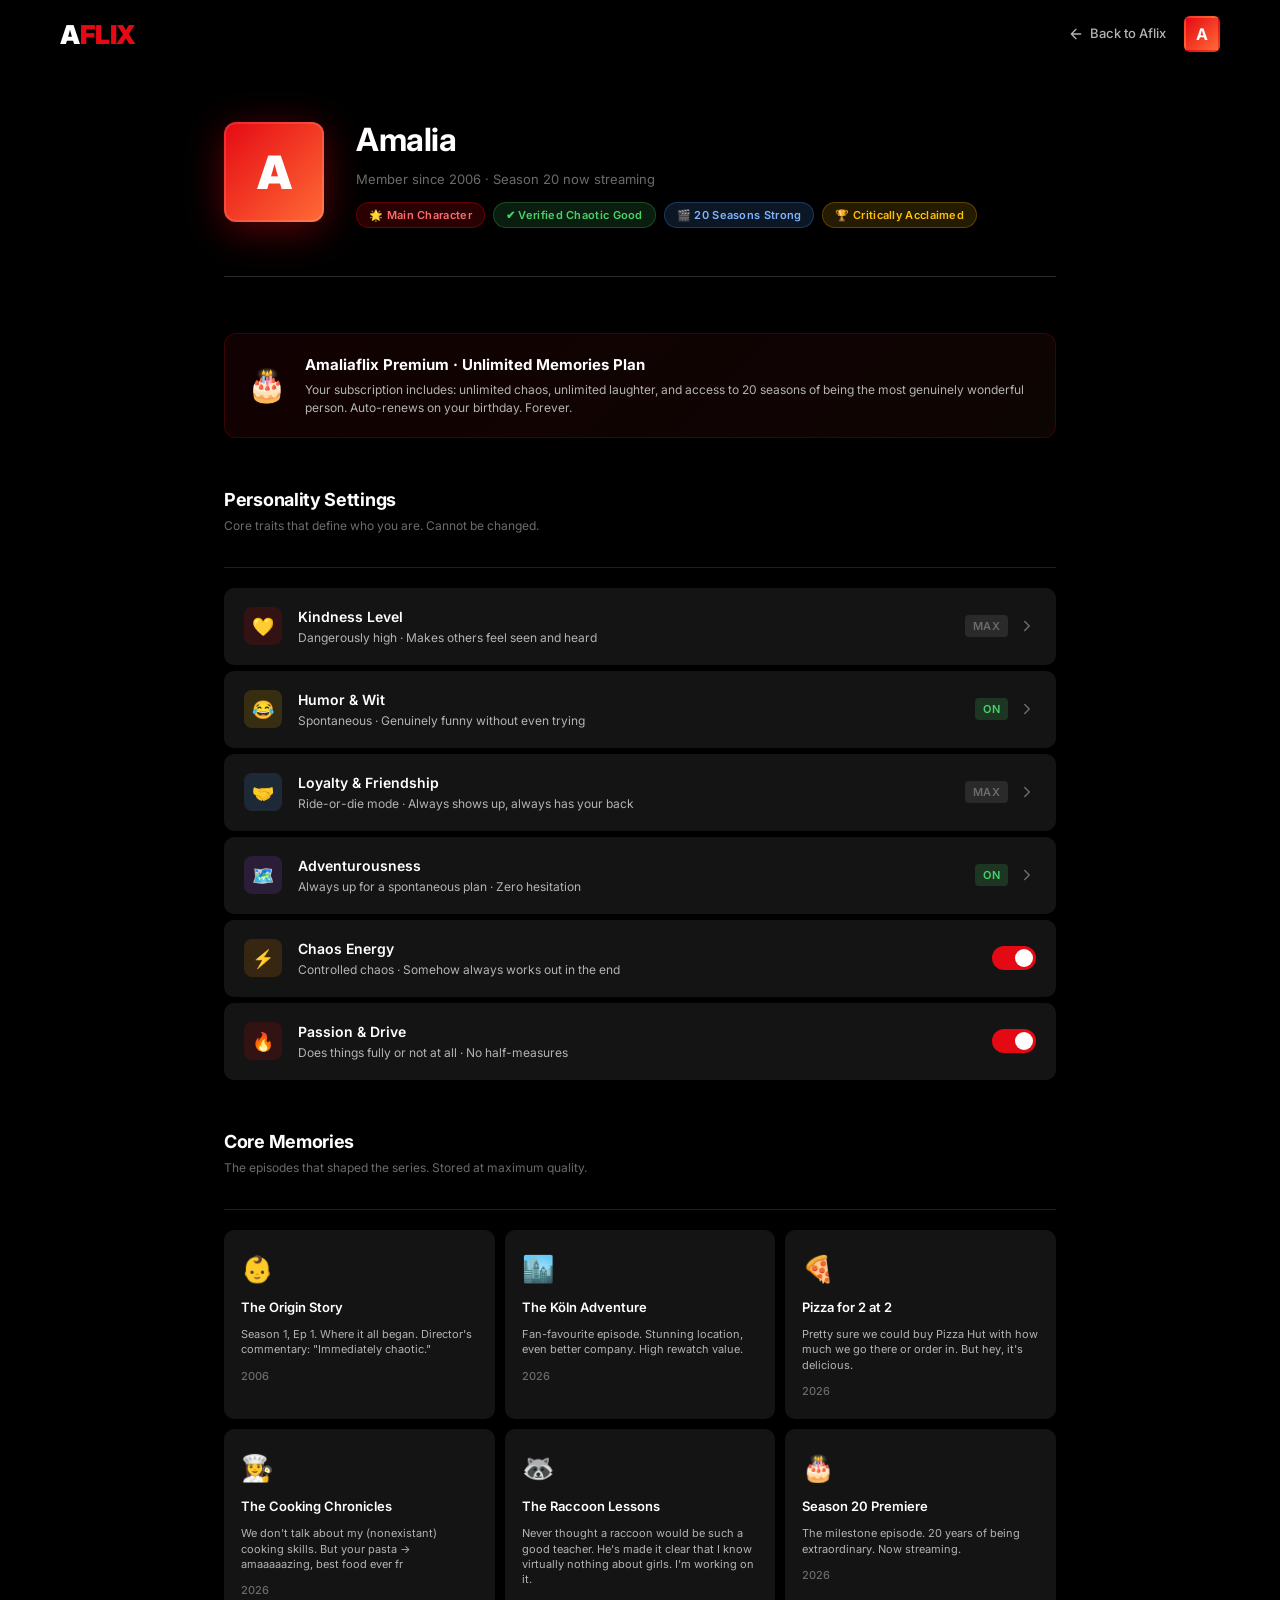
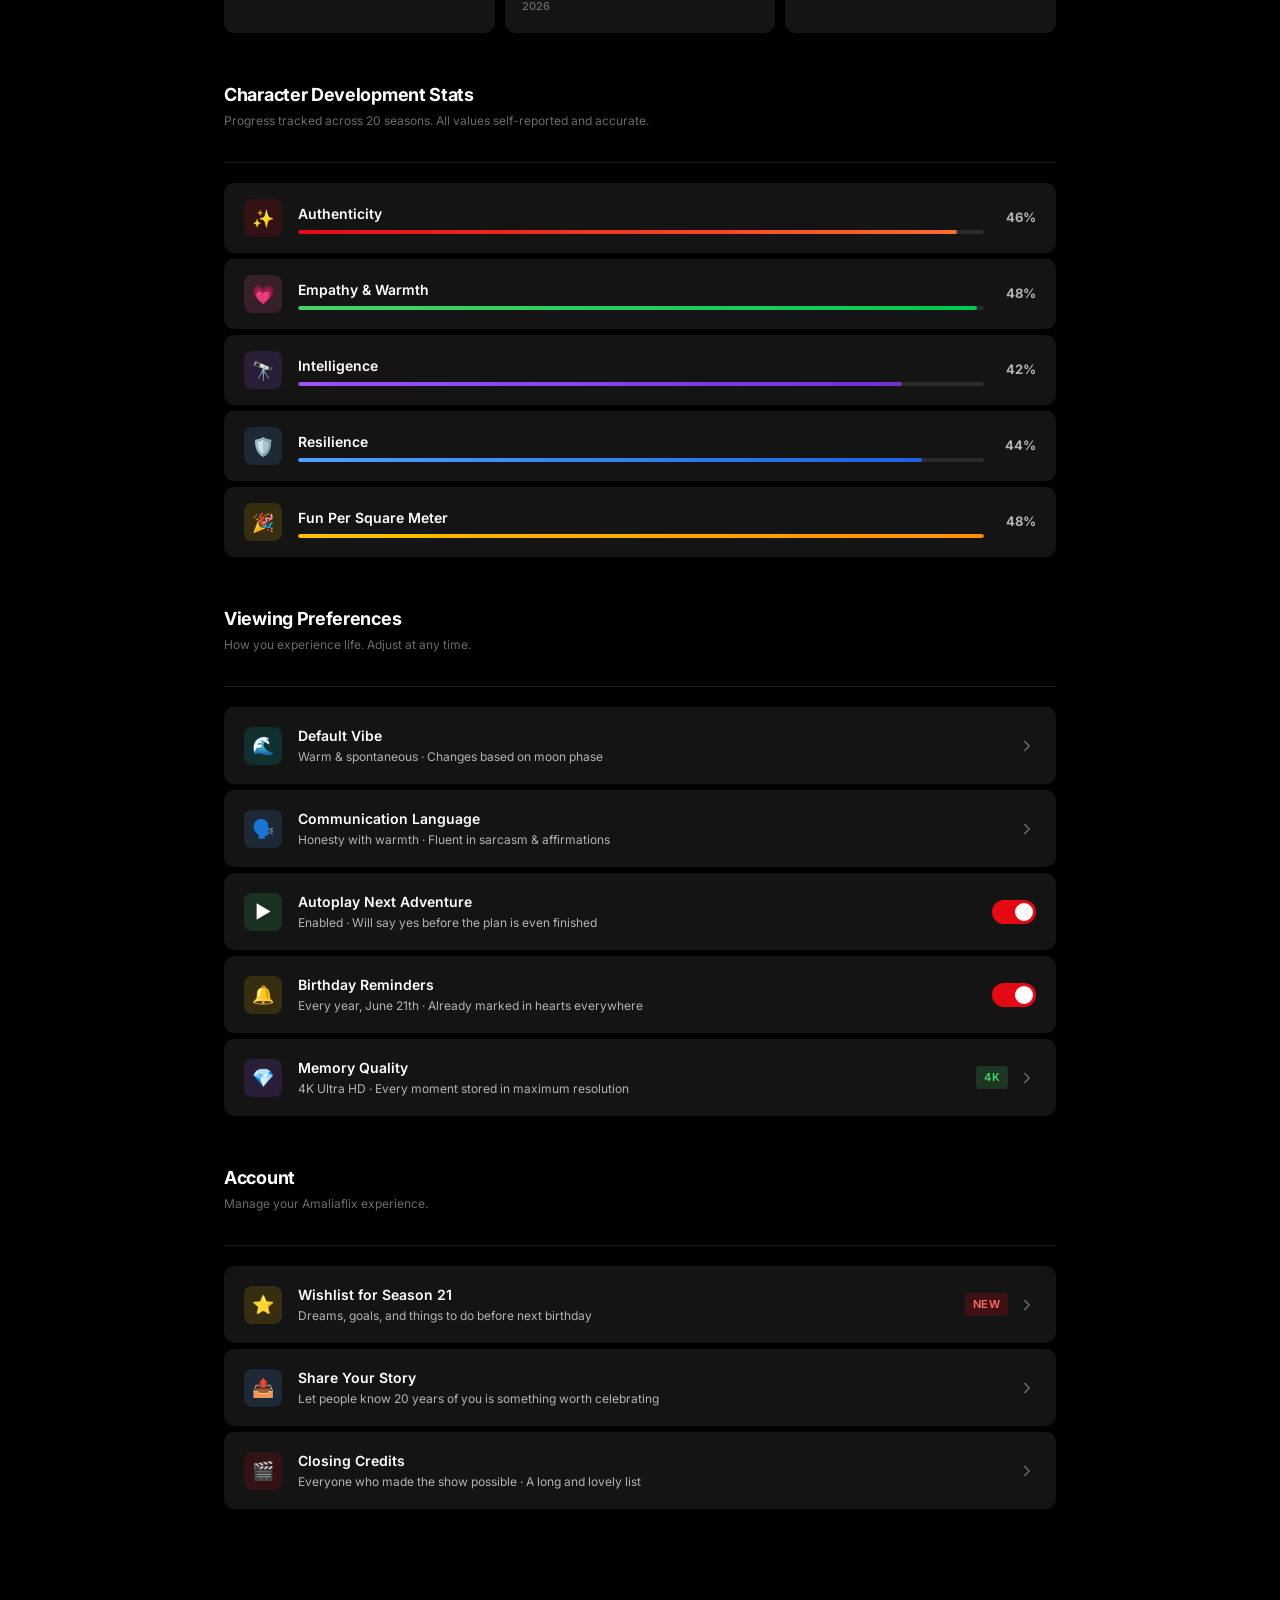
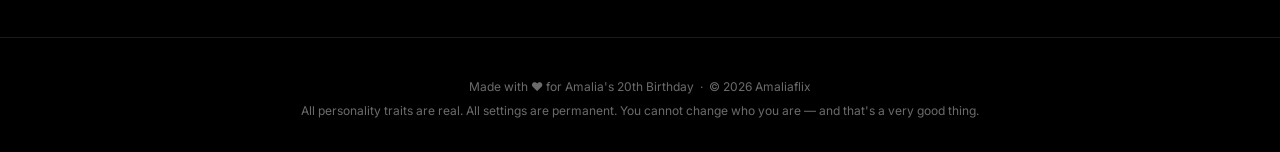
<file: profile.html>
<!DOCTYPE html>
<html lang="en">
<head>
  <meta charset="UTF-8" />
  <meta name="viewport" content="width=device-width, initial-scale=1.0" />
  <title>Amalia's Profile – Amaliaflix</title>
  <meta name="description" content="Amalia's Amaliaflix profile – a curated record of personality traits, core memories, and the things that make her, her." />
  <link rel="preconnect" href="https://fonts.googleapis.com" />
  <link rel="preconnect" href="https://fonts.gstatic.com" crossorigin />
  <link href="https://fonts.googleapis.com/css2?family=Inter:wght@300;400;500;600;700;900&display=swap" rel="stylesheet" />
  <link rel="stylesheet" href="profile.css" />
</head>
<body>

  <!-- ===== NAV ===== -->
  <header class="nav" id="main-nav">
    <div class="nav__left">
      <a href="index.html" class="nav__logo" aria-label="Amaliaflix Home">
        <span class="logo__amalia">A</span><span class="logo__flix">FLIX</span>
      </a>
    </div>
    <div class="nav__right">
      <a href="index.html" class="nav__back" id="back-link" aria-label="Back to home">
        <svg viewBox="0 0 24 24" fill="none" stroke="currentColor" stroke-width="2" stroke-linecap="round" stroke-linejoin="round">
          <path d="M19 12H5M12 5l-7 7 7 7"/>
        </svg>
        Back to Aflix
      </a>
      <div class="nav__avatar" aria-label="Profile">A</div>
    </div>
  </header>

  <!-- ===== MAIN PAGE ===== -->
  <main class="page" id="profile-page">

    <!-- Profile Header -->
    <div class="profile-header" id="profile-header">
      <div class="profile-header__avatar" aria-label="Profile avatar">A</div>
      <div class="profile-header__info">
        <h1 class="profile-header__name">Amalia</h1>
        <p class="profile-header__since">Member since 2006 · Season 20 now streaming</p>
        <div class="profile-header__badges">
          <span class="badge-pill badge-pill--red">🌟 Main Character</span>
          <span class="badge-pill badge-pill--green">✔ Verified Chaotic Good</span>
          <span class="badge-pill badge-pill--blue">🎬 20 Seasons Strong</span>
          <span class="badge-pill badge-pill--gold">🏆 Critically Acclaimed</span>
        </div>
      </div>
    </div>

    <!-- Plan Info Box -->
    <div class="info-box" id="profile-plan-box">
      <div class="info-box__icon">🎂</div>
      <div class="info-box__text">
        <p class="info-box__title">Amaliaflix Premium · Unlimited Memories Plan</p>
        <p class="info-box__desc">Your subscription includes: unlimited chaos, unlimited laughter, and access to 20 seasons of being the most genuinely wonderful person. Auto-renews on your birthday. Forever.</p>
      </div>
    </div>

    <!-- ===== SECTION 1: PERSONALITY ===== -->
    <section class="settings-section" id="section-personality" aria-labelledby="personality-title">
      <div class="settings-section__header">
        <div>
          <h2 class="section-title" id="personality-title">Personality Settings</h2>
          <p class="section-subtitle">Core traits that define who you are. Cannot be changed.</p>
        </div>
      </div>

      <div class="settings-row" id="trait-kindness" role="button" tabindex="0" aria-label="Kindness setting">
        <div class="settings-row__left">
          <div class="settings-row__icon icon--red">💛</div>
          <div class="settings-row__text">
            <p class="settings-row__label">Kindness Level</p>
            <p class="settings-row__value">Dangerously high · Makes others feel seen and heard</p>
          </div>
        </div>
        <div class="settings-row__right">
          <span class="settings-row__tag tag--locked">MAX</span>
          <svg class="chevron-right" viewBox="0 0 24 24"><polyline points="9 18 15 12 9 6"/></svg>
        </div>
      </div>

      <div class="settings-row" id="trait-humor" role="button" tabindex="0" aria-label="Humor setting">
        <div class="settings-row__left">
          <div class="settings-row__icon icon--gold">😂</div>
          <div class="settings-row__text">
            <p class="settings-row__label">Humor & Wit</p>
            <p class="settings-row__value">Spontaneous · Genuinely funny without even trying</p>
          </div>
        </div>
        <div class="settings-row__right">
          <span class="settings-row__tag tag--active">ON</span>
          <svg class="chevron-right" viewBox="0 0 24 24"><polyline points="9 18 15 12 9 6"/></svg>
        </div>
      </div>

      <div class="settings-row" id="trait-loyalty" role="button" tabindex="0" aria-label="Loyalty setting">
        <div class="settings-row__left">
          <div class="settings-row__icon icon--blue">🤝</div>
          <div class="settings-row__text">
            <p class="settings-row__label">Loyalty & Friendship</p>
            <p class="settings-row__value">Ride-or-die mode · Always shows up, always has your back</p>
          </div>
        </div>
        <div class="settings-row__right">
          <span class="settings-row__tag tag--locked">MAX</span>
          <svg class="chevron-right" viewBox="0 0 24 24"><polyline points="9 18 15 12 9 6"/></svg>
        </div>
      </div>

      <div class="settings-row" id="trait-adventure" role="button" tabindex="0" aria-label="Adventure setting">
        <div class="settings-row__left">
          <div class="settings-row__icon icon--purple">🗺️</div>
          <div class="settings-row__text">
            <p class="settings-row__label">Adventurousness</p>
            <p class="settings-row__value">Always up for a spontaneous plan · Zero hesitation</p>
          </div>
        </div>
        <div class="settings-row__right">
          <span class="settings-row__tag tag--active">ON</span>
          <svg class="chevron-right" viewBox="0 0 24 24"><polyline points="9 18 15 12 9 6"/></svg>
        </div>
      </div>

      <div class="settings-row" id="trait-chaos" role="button" tabindex="0" aria-label="Chaos energy setting">
        <div class="settings-row__left">
          <div class="settings-row__icon icon--orange">⚡</div>
          <div class="settings-row__text">
            <p class="settings-row__label">Chaos Energy</p>
            <p class="settings-row__value">Controlled chaos · Somehow always works out in the end</p>
          </div>
        </div>
        <div class="settings-row__right">
          <label class="toggle" aria-label="Toggle chaos energy">
            <input type="checkbox" checked id="toggle-chaos" />
            <span class="toggle__slider"></span>
          </label>
        </div>
      </div>

      <div class="settings-row" id="trait-passion" role="button" tabindex="0" aria-label="Passion setting">
        <div class="settings-row__left">
          <div class="settings-row__icon icon--red">🔥</div>
          <div class="settings-row__text">
            <p class="settings-row__label">Passion & Drive</p>
            <p class="settings-row__value">Does things fully or not at all · No half-measures</p>
          </div>
        </div>
        <div class="settings-row__right">
          <label class="toggle" aria-label="Toggle passion">
            <input type="checkbox" checked id="toggle-passion" />
            <span class="toggle__slider"></span>
          </label>
        </div>
      </div>
    </section>

    <!-- ===== SECTION 2: CORE MEMORIES ===== -->
    <section class="settings-section" id="section-memories" aria-labelledby="memories-title">
      <div class="settings-section__header">
        <div>
          <h2 class="section-title" id="memories-title">Core Memories</h2>
          <p class="section-subtitle">The episodes that shaped the series. Stored at maximum quality.</p>
        </div>
      </div>

      <div class="memory-grid" id="memory-grid">

        <div class="memory-card" id="memory-1" role="button" tabindex="0" aria-label="The Origin Story memory">
          <div class="memory-card__emoji">👶</div>
          <div class="memory-card__title">The Origin Story</div>
          <div class="memory-card__desc">Season 1, Ep 1. Where it all began. Director's commentary: "Immediately chaotic."</div>
          <div class="memory-card__year">2006</div>
        </div>

        <div class="memory-card" id="memory-2" role="button" tabindex="0" aria-label="The Köln Adventure memory">
          <div class="memory-card__emoji">🏙️</div>
          <div class="memory-card__title">The Köln Adventure</div>
          <div class="memory-card__desc">Fan-favourite episode. Stunning location, even better company. High rewatch value.</div>
          <div class="memory-card__year">2026</div>
        </div>

        <div class="memory-card" id="memory-3" role="button" tabindex="0" aria-label="The Pizza Summit memory">
          <div class="memory-card__emoji">🍕</div>
          <div class="memory-card__title">Pizza for 2 at 2</div>
          <div class="memory-card__desc">Pretty sure we could buy Pizza Hut with how much we go there or order in. But hey, it's delicious.</div>
          <div class="memory-card__year">2026</div>
        </div>

        <div class="memory-card" id="memory-4" role="button" tabindex="0" aria-label="The Cooking Chronicles memory">
          <div class="memory-card__emoji">👩‍🍳</div>
          <div class="memory-card__title">The Cooking Chronicles</div>
          <div class="memory-card__desc">We don't talk about my (nonexistant) cooking skills. But your pasta -> amaaaaazing, best food ever fr</div>
          <div class="memory-card__year">2026</div>
        </div>

        <div class="memory-card" id="memory-5" role="button" tabindex="0" aria-label="The Raccoon Incident memory">
          <div class="memory-card__emoji">🦝</div>
          <div class="memory-card__title">The Raccoon Lessons</div>
          <div class="memory-card__desc">Never thought a raccoon would be such a good teacher. He's made it clear that I know virtually nothing about girls. I'm working on it.</div>
          <div class="memory-card__year">2026</div>
        </div>

        <div class="memory-card" id="memory-6" role="button" tabindex="0" aria-label="Season 20 Premiere memory">
          <div class="memory-card__emoji">🎂</div>
          <div class="memory-card__title">Season 20 Premiere</div>
          <div class="memory-card__desc">The milestone episode. 20 years of being extraordinary. Now streaming.</div>
          <div class="memory-card__year">2026</div>
        </div>

      </div>
    </section>

    <!-- ===== SECTION 3: CHARACTER STATS ===== -->
    <section class="settings-section" id="section-stats" aria-labelledby="stats-title">
      <div class="settings-section__header">
        <div>
          <h2 class="section-title" id="stats-title">Character Development Stats</h2>
          <p class="section-subtitle">Progress tracked across 20 seasons. All values self-reported and accurate.</p>
        </div>
      </div>

      <div class="progress-row" id="stat-authenticity">
        <div class="progress-row__icon icon--red">✨</div>
        <div class="progress-row__body">
          <div class="progress-row__label">Authenticity</div>
          <div class="progress-bar"><div class="progress-bar__fill" data-width="96" style="width:0%"></div></div>
        </div>
        <div class="progress-row__pct" data-target="96">0%</div>
      </div>

      <div class="progress-row" id="stat-empathy">
        <div class="progress-row__icon icon--pink">💗</div>
        <div class="progress-row__body">
          <div class="progress-row__label">Empathy & Warmth</div>
          <div class="progress-bar"><div class="progress-bar__fill green" data-width="99" style="width:0%"></div></div>
        </div>
        <div class="progress-row__pct" data-target="99">0%</div>
      </div>

      <div class="progress-row" id="stat-curiosity">
        <div class="progress-row__icon icon--purple">🔭</div>
        <div class="progress-row__body">
          <div class="progress-row__label">Intelligence</div>
          <div class="progress-bar"><div class="progress-bar__fill purple" data-width="88" style="width:0%"></div></div>
        </div>
        <div class="progress-row__pct" data-target="88">0%</div>
      </div>

      <div class="progress-row" id="stat-resilience">
        <div class="progress-row__icon icon--blue">🛡️</div>
        <div class="progress-row__body">
          <div class="progress-row__label">Resilience</div>
          <div class="progress-bar"><div class="progress-bar__fill blue" data-width="91" style="width:0%"></div></div>
        </div>
        <div class="progress-row__pct" data-target="91">0%</div>
      </div>

      <div class="progress-row" id="stat-fun">
        <div class="progress-row__icon icon--gold">🎉</div>
        <div class="progress-row__body">
          <div class="progress-row__label">Fun Per Square Meter</div>
          <div class="progress-bar"><div class="progress-bar__fill gold" data-width="100" style="width:0%"></div></div>
        </div>
        <div class="progress-row__pct" data-target="100">0%</div>
      </div>
    </section>

    <!-- ===== SECTION 4: VIEWING PREFERENCES ===== -->
    <section class="settings-section" id="section-prefs" aria-labelledby="prefs-title">
      <div class="settings-section__header">
        <div>
          <h2 class="section-title" id="prefs-title">Viewing Preferences</h2>
          <p class="section-subtitle">How you experience life. Adjust at any time.</p>
        </div>
      </div>

      <div class="settings-row" id="pref-vibe" role="button" tabindex="0" aria-label="Default vibe setting">
        <div class="settings-row__left">
          <div class="settings-row__icon icon--teal">🌊</div>
          <div class="settings-row__text">
            <p class="settings-row__label">Default Vibe</p>
            <p class="settings-row__value">Warm & spontaneous · Changes based on moon phase</p>
          </div>
        </div>
        <div class="settings-row__right">
          <svg class="chevron-right" viewBox="0 0 24 24"><polyline points="9 18 15 12 9 6"/></svg>
        </div>
      </div>

      <div class="settings-row" id="pref-language" role="button" tabindex="0" aria-label="Language setting">
        <div class="settings-row__left">
          <div class="settings-row__icon icon--blue">🗣️</div>
          <div class="settings-row__text">
            <p class="settings-row__label">Communication Language</p>
            <p class="settings-row__value">Honesty with warmth · Fluent in sarcasm & affirmations</p>
          </div>
        </div>
        <div class="settings-row__right">
          <svg class="chevron-right" viewBox="0 0 24 24"><polyline points="9 18 15 12 9 6"/></svg>
        </div>
      </div>

      <div class="settings-row" id="pref-autoplay" role="button" tabindex="0" aria-label="Next adventure autoplay">
        <div class="settings-row__left">
          <div class="settings-row__icon icon--green">▶️</div>
          <div class="settings-row__text">
            <p class="settings-row__label">Autoplay Next Adventure</p>
            <p class="settings-row__value">Enabled · Will say yes before the plan is even finished</p>
          </div>
        </div>
        <div class="settings-row__right">
          <label class="toggle" aria-label="Toggle autoplay">
            <input type="checkbox" checked id="toggle-autoplay" />
            <span class="toggle__slider"></span>
          </label>
        </div>
      </div>

      <div class="settings-row" id="pref-notifications" role="button" tabindex="0" aria-label="Birthday reminders setting">
        <div class="settings-row__left">
          <div class="settings-row__icon icon--gold">🔔</div>
          <div class="settings-row__text">
            <p class="settings-row__label">Birthday Reminders</p>
            <p class="settings-row__value">Every year, June 21th · Already marked in hearts everywhere</p>
          </div>
        </div>
        <div class="settings-row__right">
          <label class="toggle" aria-label="Toggle birthday reminders">
            <input type="checkbox" checked id="toggle-notifications" />
            <span class="toggle__slider"></span>
          </label>
        </div>
      </div>

      <div class="settings-row" id="pref-quality" role="button" tabindex="0" aria-label="Memory quality setting">
        <div class="settings-row__left">
          <div class="settings-row__icon icon--purple">💎</div>
          <div class="settings-row__text">
            <p class="settings-row__label">Memory Quality</p>
            <p class="settings-row__value">4K Ultra HD · Every moment stored in maximum resolution</p>
          </div>
        </div>
        <div class="settings-row__right">
          <span class="settings-row__tag tag--active">4K</span>
          <svg class="chevron-right" viewBox="0 0 24 24"><polyline points="9 18 15 12 9 6"/></svg>
        </div>
      </div>
    </section>

    <!-- ===== SECTION 5: ACCOUNT ACTIONS ===== -->
    <section class="settings-section" id="section-account" aria-labelledby="account-title">
      <div class="settings-section__header">
        <div>
          <h2 class="section-title" id="account-title">Account</h2>
          <p class="section-subtitle">Manage your Amaliaflix experience.</p>
        </div>
      </div>

      <div class="settings-row" id="action-wishlist" role="button" tabindex="0" aria-label="Wishlist for Season 21">
        <div class="settings-row__left">
          <div class="settings-row__icon icon--gold">⭐</div>
          <div class="settings-row__text">
            <p class="settings-row__label">Wishlist for Season 21</p>
            <p class="settings-row__value">Dreams, goals, and things to do before next birthday</p>
          </div>
        </div>
        <div class="settings-row__right">
          <span class="settings-row__tag tag--new">NEW</span>
          <svg class="chevron-right" viewBox="0 0 24 24"><polyline points="9 18 15 12 9 6"/></svg>
        </div>
      </div>

      <div class="settings-row" id="action-share" role="button" tabindex="0" aria-label="Share your profile">
        <div class="settings-row__left">
          <div class="settings-row__icon icon--blue">📤</div>
          <div class="settings-row__text">
            <p class="settings-row__label">Share Your Story</p>
            <p class="settings-row__value">Let people know 20 years of you is something worth celebrating</p>
          </div>
        </div>
        <div class="settings-row__right">
          <svg class="chevron-right" viewBox="0 0 24 24"><polyline points="9 18 15 12 9 6"/></svg>
        </div>
      </div>

      <div class="settings-row" id="action-credits" role="button" tabindex="0" aria-label="Show closing credits">
        <div class="settings-row__left">
          <div class="settings-row__icon icon--red">🎬</div>
          <div class="settings-row__text">
            <p class="settings-row__label">Closing Credits</p>
            <p class="settings-row__value">Everyone who made the show possible · A long and lovely list</p>
          </div>
        </div>
        <div class="settings-row__right">
          <svg class="chevron-right" viewBox="0 0 24 24"><polyline points="9 18 15 12 9 6"/></svg>
        </div>
      </div>

    </section>

  </main>

  <!-- ===== FOOTER ===== -->
  <footer class="footer" id="profile-footer">
    <p>Made with ❤️ for Amalia's 20th Birthday &nbsp;·&nbsp; © 2026 Amaliaflix</p>
    <p>All personality traits are real. All settings are permanent. You cannot change who you are — and that's a very good thing.</p>
  </footer>

  <!-- Toast Notification -->
  <div class="toast" id="toast" role="status" aria-live="polite">
    <span class="toast__icon" id="toast-icon">✓</span>
    <span id="toast-text">Setting saved</span>
  </div>

  <script src="profile.js"></script>
</body>
</html>
</file>
<file: profile.css>
/* ============================================================
   AMALIAFLIX – Profile / Settings Page
   profile.css
   ============================================================ */

/* ── Reset & Base ────────────────────────────────────────── */
*, *::before, *::after { box-sizing: border-box; margin: 0; padding: 0; }

:root {
  --clr-bg:       #000000;
  --clr-surface:  #141414;
  --clr-surface2: #1f1f1f;
  --clr-surface3: #2a2a2a;
  --clr-netflix:  #e50914;
  --clr-netflix2: #f40612;
  --clr-white:    #ffffff;
  --clr-gray:     #b3b3b3;
  --clr-gray-dim: #6b6b6b;
  --clr-accent:   #e50914;
  --font-main: 'Inter', 'Helvetica Neue', Arial, sans-serif;
  --nav-h: 68px;
  --transition: 0.3s ease;
}

html { scroll-behavior: smooth; }

body {
  background-color: var(--clr-bg);
  color: var(--clr-white);
  font-family: var(--font-main);
  font-size: 14px;
  line-height: 1.5;
  min-height: 100vh;
  -webkit-font-smoothing: antialiased;
}

a { text-decoration: none; color: inherit; }

/* ── Scrollbar ───────────────────────────────────────────── */
::-webkit-scrollbar { width: 6px; }
::-webkit-scrollbar-track { background: var(--clr-bg); }
::-webkit-scrollbar-thumb { background: #444; border-radius: 3px; }
::-webkit-scrollbar-thumb:hover { background: #666; }

/* ============================================================
   NAV
   ============================================================ */
.nav {
  position: fixed;
  top: 0; left: 0; right: 0;
  z-index: 1000;
  display: flex;
  align-items: center;
  justify-content: space-between;
  padding: 0 60px;
  height: var(--nav-h);
  background: rgba(0, 0, 0, 0.97);
  backdrop-filter: blur(4px);
}

.nav__left { display: flex; align-items: center; gap: 32px; }

.nav__logo {
  display: flex;
  align-items: baseline;
  gap: 0;
  font-weight: 900;
  font-size: 26px;
  letter-spacing: -0.5px;
}

.logo__amalia { color: var(--clr-white); }
.logo__flix   { color: var(--clr-netflix); }

.nav__right { display: flex; align-items: center; gap: 18px; }

.nav__back {
  display: flex;
  align-items: center;
  gap: 6px;
  color: var(--clr-gray);
  font-size: 13px;
  font-weight: 500;
  transition: color var(--transition);
  cursor: pointer;
}
.nav__back:hover { color: var(--clr-white); }
.nav__back svg { width: 16px; height: 16px; }

.nav__avatar {
  width: 36px;
  height: 36px;
  background: linear-gradient(135deg, #e50914, #ff6b35);
  border-radius: 6px;
  display: flex;
  align-items: center;
  justify-content: center;
  font-weight: 700;
  font-size: 16px;
  cursor: default;
  user-select: none;
  border: 2px solid transparent;
}

/* ============================================================
   PAGE WRAPPER
   ============================================================ */
.page {
  padding-top: calc(var(--nav-h) + 48px);
  padding-bottom: 80px;
  max-width: 880px;
  margin: 0 auto;
  padding-left: 24px;
  padding-right: 24px;
}

/* ============================================================
   PROFILE HEADER
   ============================================================ */
.profile-header {
  display: flex;
  align-items: center;
  gap: 32px;
  margin-bottom: 56px;
  padding-bottom: 48px;
  border-bottom: 1px solid #2a2a2a;
}

.profile-header__avatar {
  width: 100px;
  height: 100px;
  background: linear-gradient(135deg, #e50914 0%, #ff6b35 100%);
  border-radius: 12px;
  display: flex;
  align-items: center;
  justify-content: center;
  font-size: 46px;
  font-weight: 900;
  flex-shrink: 0;
  box-shadow: 0 8px 40px rgba(229, 9, 20, 0.4);
  position: relative;
}

.profile-header__avatar::after {
  content: '';
  position: absolute;
  inset: 0;
  border-radius: 12px;
  border: 2px solid rgba(255, 255, 255, 0.12);
}

.profile-header__info { flex: 1; }

.profile-header__name {
  font-size: 32px;
  font-weight: 700;
  letter-spacing: -0.5px;
  margin-bottom: 6px;
}

.profile-header__since {
  font-size: 13px;
  color: var(--clr-gray-dim);
  margin-bottom: 12px;
}

.profile-header__badges {
  display: flex;
  flex-wrap: wrap;
  gap: 8px;
}

/* ── Badge Pills ─────────────────────────────────────────── */
.badge-pill {
  display: inline-flex;
  align-items: center;
  gap: 5px;
  padding: 4px 12px;
  border-radius: 100px;
  font-size: 11px;
  font-weight: 600;
  letter-spacing: 0.3px;
}

.badge-pill--red   { background: rgba(229, 9, 20, 0.18);   color: #ff6b6b; border: 1px solid rgba(229, 9, 20, 0.3); }
.badge-pill--green { background: rgba(70, 211, 105, 0.14); color: #46d369; border: 1px solid rgba(70, 211, 105, 0.25); }
.badge-pill--blue  { background: rgba(80, 160, 255, 0.14); color: #80b4ff; border: 1px solid rgba(80, 160, 255, 0.25); }
.badge-pill--gold  { background: rgba(255, 193, 7, 0.14);  color: #ffc107; border: 1px solid rgba(255, 193, 7, 0.25); }

/* ============================================================
   SECTION TITLES
   ============================================================ */
.section-title {
  font-size: 18px;
  font-weight: 700;
  color: var(--clr-white);
  margin-bottom: 4px;
  letter-spacing: -0.3px;
}

.section-subtitle {
  font-size: 12px;
  color: var(--clr-gray-dim);
  margin-bottom: 20px;
}

/* ============================================================
   SETTINGS SECTIONS
   ============================================================ */
.settings-section {
  margin-bottom: 48px;
}

.settings-section__header {
  display: flex;
  align-items: flex-start;
  justify-content: space-between;
  margin-bottom: 20px;
  padding-bottom: 12px;
  border-bottom: 1px solid #1f1f1f;
}

/* ── Settings Rows ───────────────────────────────────────── */
.settings-row {
  display: flex;
  align-items: center;
  justify-content: space-between;
  padding: 18px 20px;
  background: var(--clr-surface);
  border-radius: 10px;
  margin-bottom: 6px;
  cursor: pointer;
  transition: background var(--transition), transform 0.15s ease;
  position: relative;
  overflow: hidden;
}

.settings-row::before {
  content: '';
  position: absolute;
  left: 0; top: 0; bottom: 0;
  width: 3px;
  background: var(--clr-netflix);
  border-radius: 0 3px 3px 0;
  transform: scaleY(0);
  transition: transform 0.2s ease;
}

.settings-row:hover         { background: var(--clr-surface2); }
.settings-row:hover::before { transform: scaleY(1); }
.settings-row:active        { transform: scale(0.99); }

.settings-row__left { display: flex; align-items: center; gap: 16px; flex: 1; }

.settings-row__icon {
  width: 38px;
  height: 38px;
  border-radius: 8px;
  display: flex;
  align-items: center;
  justify-content: center;
  font-size: 18px;
  flex-shrink: 0;
}

/* Icon colour variants */
.icon--red    { background: rgba(229, 9, 20, 0.15); }
.icon--purple { background: rgba(160, 80, 255, 0.15); }
.icon--blue   { background: rgba(80, 160, 255, 0.15); }
.icon--green  { background: rgba(70, 211, 105, 0.15); }
.icon--gold   { background: rgba(255, 193, 7, 0.15); }
.icon--pink   { background: rgba(255, 100, 180, 0.15); }
.icon--teal   { background: rgba(0, 200, 200, 0.15); }
.icon--orange { background: rgba(255, 140, 0, 0.15); }

.settings-row__text { flex: 1; }

.settings-row__label {
  font-size: 14px;
  font-weight: 600;
  color: var(--clr-white);
  margin-bottom: 2px;
}

.settings-row__value {
  font-size: 12px;
  color: var(--clr-gray);
}

.settings-row__right {
  display: flex;
  align-items: center;
  gap: 10px;
  color: var(--clr-gray-dim);
}

.settings-row__right svg { width: 18px; height: 18px; }

.settings-row__tag {
  font-size: 11px;
  font-weight: 600;
  padding: 3px 8px;
  border-radius: 4px;
  letter-spacing: 0.3px;
}

.tag--locked { background: #2a2a2a; color: var(--clr-gray-dim); }
.tag--new    { background: rgba(229, 9, 20, 0.2); color: #ff6b6b; }
.tag--active { background: rgba(70, 211, 105, 0.18); color: #46d369; }

/* ============================================================
   TOGGLE SWITCH
   ============================================================ */
.toggle {
  position: relative;
  width: 44px;
  height: 24px;
  flex-shrink: 0;
}

.toggle input { opacity: 0; width: 0; height: 0; position: absolute; }

.toggle__slider {
  position: absolute;
  inset: 0;
  background: #444;
  border-radius: 24px;
  cursor: pointer;
  transition: background 0.25s ease;
}

.toggle__slider::before {
  content: '';
  position: absolute;
  width: 18px;
  height: 18px;
  left: 3px;
  bottom: 3px;
  background: white;
  border-radius: 50%;
  transition: transform 0.25s ease;
}

.toggle input:checked + .toggle__slider                { background: var(--clr-netflix); }
.toggle input:checked + .toggle__slider::before        { transform: translateX(20px); }

/* ============================================================
   PROGRESS BARS
   ============================================================ */
.progress-row {
  display: flex;
  align-items: center;
  justify-content: space-between;
  padding: 16px 20px;
  background: var(--clr-surface);
  border-radius: 10px;
  margin-bottom: 6px;
  gap: 16px;
}

.progress-row__icon {
  width: 38px;
  height: 38px;
  border-radius: 8px;
  display: flex;
  align-items: center;
  justify-content: center;
  font-size: 18px;
  flex-shrink: 0;
}

.progress-row__body { flex: 1; }

.progress-row__label {
  font-size: 14px;
  font-weight: 600;
  color: var(--clr-white);
  margin-bottom: 6px;
}

.progress-bar {
  height: 4px;
  border-radius: 4px;
  background: #2a2a2a;
  overflow: hidden;
}

.progress-bar__fill {
  height: 100%;
  border-radius: 4px;
  background: linear-gradient(90deg, var(--clr-netflix), #ff6b35);
  transition: width 1.2s cubic-bezier(0.4, 0, 0.2, 1);
}

.progress-bar__fill.green  { background: linear-gradient(90deg, #46d369, #00c853); }
.progress-bar__fill.purple { background: linear-gradient(90deg, #a050ff, #7030d0); }
.progress-bar__fill.blue   { background: linear-gradient(90deg, #50a0ff, #2060e0); }
.progress-bar__fill.gold   { background: linear-gradient(90deg, #ffc107, #ff8f00); }

.progress-row__pct {
  font-size: 13px;
  font-weight: 700;
  color: var(--clr-gray);
  min-width: 36px;
  text-align: right;
}

/* ============================================================
   MEMORY GRID
   ============================================================ */
.memory-grid {
  display: grid;
  grid-template-columns: repeat(3, 1fr);
  gap: 10px;
  margin-top: 4px;
}

.memory-card {
  background: var(--clr-surface);
  border-radius: 10px;
  padding: 18px 16px;
  display: flex;
  flex-direction: column;
  gap: 10px;
  cursor: pointer;
  transition: background var(--transition), transform 0.15s ease;
  border: 1px solid transparent;
}

.memory-card:hover {
  background: var(--clr-surface2);
  border-color: #3a3a3a;
  transform: translateY(-2px);
}

.memory-card__emoji { font-size: 26px; }
.memory-card__title { font-size: 13px; font-weight: 600; color: var(--clr-white); }
.memory-card__desc  { font-size: 11px; color: var(--clr-gray); line-height: 1.4; }
.memory-card__year  { font-size: 11px; color: var(--clr-gray-dim); font-weight: 500; }

/* ============================================================
   INFO / PLAN BOX
   ============================================================ */
.info-box {
  background: linear-gradient(135deg, rgba(229, 9, 20, 0.08) 0%, rgba(255, 107, 53, 0.05) 100%);
  border: 1px solid rgba(229, 9, 20, 0.2);
  border-radius: 12px;
  padding: 20px 22px;
  display: flex;
  align-items: center;
  gap: 18px;
  margin-bottom: 48px;
}

.info-box__icon  { font-size: 32px; flex-shrink: 0; }
.info-box__title { font-size: 15px; font-weight: 700; margin-bottom: 4px; }
.info-box__desc  { font-size: 12px; color: var(--clr-gray); line-height: 1.5; }

/* ============================================================
   CHEVRON ICON
   ============================================================ */
.chevron-right {
  width: 16px;
  height: 16px;
  stroke: currentColor;
  fill: none;
  stroke-width: 2;
  stroke-linecap: round;
  stroke-linejoin: round;
}

/* ============================================================
   FOOTER
   ============================================================ */
.footer {
  text-align: center;
  padding: 40px 60px 32px;
  border-top: 1px solid #1a1a1a;
  color: var(--clr-gray-dim);
  font-size: 12px;
}

.footer p + p { margin-top: 6px; }

/* ============================================================
   TOAST NOTIFICATION
   ============================================================ */
.toast {
  position: fixed;
  bottom: 32px;
  right: 32px;
  background: var(--clr-surface2);
  border: 1px solid #3a3a3a;
  border-radius: 10px;
  padding: 14px 20px;
  font-size: 13px;
  font-weight: 500;
  color: var(--clr-white);
  box-shadow: 0 8px 32px rgba(0, 0, 0, 0.5);
  display: flex;
  align-items: center;
  gap: 10px;
  transform: translateY(80px);
  opacity: 0;
  transition: transform 0.35s cubic-bezier(0.34, 1.56, 0.64, 1), opacity 0.35s ease;
  z-index: 9999;
  pointer-events: none;
}

.toast.show {
  transform: translateY(0);
  opacity: 1;
}

.toast__icon { font-size: 16px; }

/* ============================================================
   ANIMATIONS
   ============================================================ */
@keyframes fadeInUp {
  from { opacity: 0; transform: translateY(18px); }
  to   { opacity: 1; transform: translateY(0); }
}

.profile-header               { animation: fadeInUp 0.5s ease both; }
.info-box                     { animation: fadeInUp 0.55s ease both; }
.settings-section             { animation: fadeInUp 0.6s ease both; }
.settings-section:nth-child(3){ animation-delay: 0.05s; }
.settings-section:nth-child(4){ animation-delay: 0.10s; }
.settings-section:nth-child(5){ animation-delay: 0.15s; }
.settings-section:nth-child(6){ animation-delay: 0.20s; }

/* ============================================================
   RESPONSIVE
   ============================================================ */
@media (max-width: 680px) {
  .nav                  { padding: 0 24px; }
  .page                 { padding-left: 16px; padding-right: 16px; }
  .profile-header       { flex-direction: column; align-items: flex-start; gap: 20px; }
  .memory-grid          { grid-template-columns: repeat(2, 1fr); }
}

@media (max-width: 420px) {
  .memory-grid { grid-template-columns: 1fr; }
}
</file>
